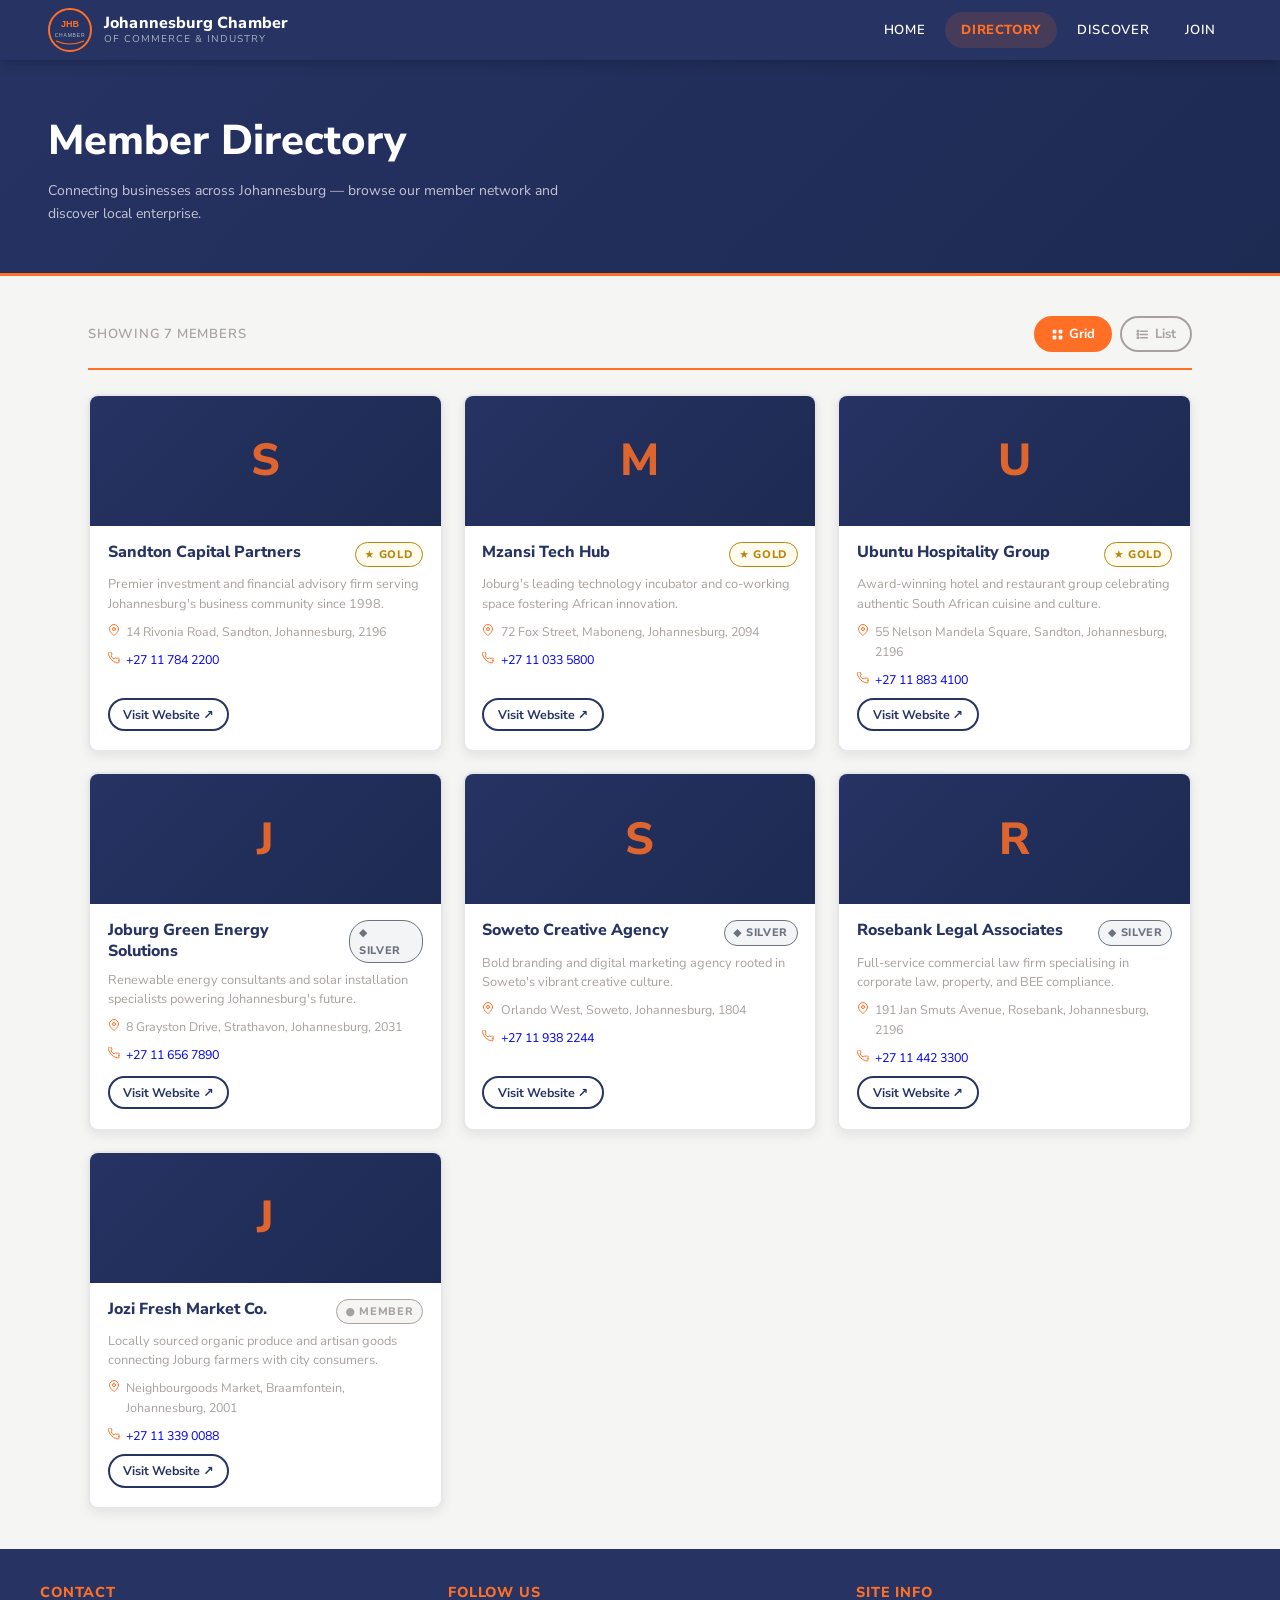
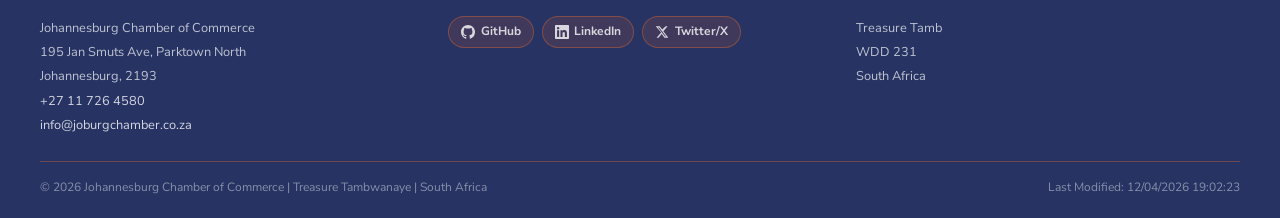
<file: chamber/directory.html>
<!DOCTYPE html>
<html lang="en">
<head>
  <meta charset="UTF-8" />
  <meta name="viewport" content="width=device-width, initial-scale=1.0" />
  <meta name="description" content="Browse member businesses of the Johannesburg Chamber of Commerce — connecting and supporting local enterprise across Joburg." />
  <meta name="author" content="Treasure Tambwanaye" />

  <!-- Facebook Open Graph -->
  <meta property="og:title"       content="Member Directory | Johannesburg Chamber of Commerce" />
  <meta property="og:description" content="Browse member businesses of the Johannesburg Chamber of Commerce — connecting and supporting local enterprise across Joburg." />
  <meta property="og:image"       content="https://treasuretambwanaye.github.io/wdd231/chamber/images/og-image.webp" />
  <meta property="og:url"         content="https://treasuretambwanaye.github.io/wdd231/chamber/directory.html" />
  <meta property="og:type"        content="website" />

  <title>Member Directory | Johannesburg Chamber of Commerce</title>

  <link rel="icon" href="../images/treasure-favicon.png" type="image/png" />

  <!-- Google Fonts — Nunito Sans  -->
  <link rel="preconnect" href="https://fonts.googleapis.com" />
  <link rel="preconnect" href="https://fonts.gstatic.com" crossorigin />
  <link href="https://fonts.googleapis.com/css2?family=Nunito+Sans:wght@400;600;700;800&display=swap" rel="stylesheet" />

  <!-- CSS: normalize → small → larger -->
  <link rel="stylesheet" href="styles/small.css" />
  <link rel="stylesheet" href="styles/larger.css" />

  <script src="scripts/navigation.js" defer></script>
  <script src="scripts/dates.js"      defer></script>
  <script src="scripts/directory.js"  defer></script>
</head>
<body>

  <!--  HEADER  -->
  <header>
    <div class="header-brand">
      <!-- Inline SVG logo -->
      <svg class="site-logo" viewBox="0 0 44 44" xmlns="http://www.w3.org/2000/svg" aria-label="Johannesburg Chamber of Commerce" role="img">
        <circle cx="22" cy="22" r="21" fill="#263363" stroke="#ff6f26" stroke-width="2"/>
        <text x="22" y="19" text-anchor="middle" font-family="sans-serif" font-size="9" fill="#ff6f26" font-weight="800">JHB</text>
        <text x="22" y="29" text-anchor="middle" font-family="sans-serif" font-size="5" fill="rgba(255,255,255,0.7)" letter-spacing="0.8">CHAMBER</text>
        <path d="M8 33 Q22 39 36 33" stroke="#ff6f26" stroke-width="1.2" fill="none"/>
      </svg>
      <div class="brand-text">
        <span class="brand-name">Johannesburg Chamber</span>
        <span class="brand-sub">of Commerce &amp; Industry</span>
      </div>
    </div>

    <button id="menu-btn" aria-label="Open menu" aria-expanded="false" aria-controls="main-nav">
      <span></span><span></span><span></span>
    </button>

    <nav id="main-nav" aria-label="Main navigation">
      <ul>
        <li><a href="../index.html">Home</a></li>
        <li><a href="directory.html" class="active" aria-current="page">Directory</a></li>
        <li><a href="discover.html">Discover</a></li>
        <li><a href="join.html">Join</a></li>
      </ul>
    </nav>
  </header>

  <!--  PAGE BANNER  -->
  <div class="page-banner">
    <h1>Member Directory</h1>
    <p>Connecting businesses across Johannesburg — browse our member network and discover local enterprise.</p>
  </div>

  <!--  MAIN  -->
  <main>

    <div class="directory-controls">
      <span class="controls-info">Showing <span id="member-count">—</span></span>
      <div class="view-btns" role="group" aria-label="View layout">
        <button id="btn-grid" class="active" aria-label="Grid view">
          <svg width="13" height="13" viewBox="0 0 24 24" fill="currentColor" aria-hidden="true">
            <rect x="3" y="3" width="7" height="7" rx="1.5"/>
            <rect x="14" y="3" width="7" height="7" rx="1.5"/>
            <rect x="3" y="14" width="7" height="7" rx="1.5"/>
            <rect x="14" y="14" width="7" height="7" rx="1.5"/>
          </svg>
          Grid
        </button>
        <button id="btn-list" aria-label="List view">
          <svg width="13" height="13" viewBox="0 0 24 24" fill="none" stroke="currentColor" stroke-width="2.5" stroke-linecap="round" aria-hidden="true">
            <line x1="8" y1="6"  x2="21" y2="6"/>
            <line x1="8" y1="12" x2="21" y2="12"/>
            <line x1="8" y1="18" x2="21" y2="18"/>
            <circle cx="3.5" cy="6"  r="1.5" fill="currentColor"/>
            <circle cx="3.5" cy="12" r="1.5" fill="currentColor"/>
            <circle cx="3.5" cy="18" r="1.5" fill="currentColor"/>
          </svg>
          List
        </button>
      </div>
    </div>

    <div id="members-container" class="grid-view" aria-live="polite" aria-label="Member listings">
      <!-- Populated by directory.js -->
    </div>

  </main>

  <!--  FOOTER  -->
  <footer>
    <div class="footer-inner">

      <div class="footer-col">
        <h3>Contact</h3>
        <address>
          Johannesburg Chamber of Commerce<br>
          195 Jan Smuts Ave, Parktown North<br>
          Johannesburg, 2193<br>
          <a href="tel:+27117264580">+27 11 726 4580</a><br>
          <a href="mailto:info@joburgchamber.co.za">info@joburgchamber.co.za</a>
        </address>
      </div>

      <div class="footer-col">
        <h3>Follow Us</h3>
        <div class="social-links">
          <a href="https://github.com/treasuretambwanaye" target="_blank" rel="noopener" class="social-link" aria-label="GitHub">
            <svg width="14" height="14" viewBox="0 0 24 24" fill="currentColor" aria-hidden="true"><path d="M12 0C5.37 0 0 5.37 0 12c0 5.31 3.435 9.795 8.205 11.385.6.105.825-.255.825-.57 0-.285-.015-1.23-.015-2.235-3.015.555-3.795-.735-4.035-1.41-.135-.345-.72-1.41-1.23-1.695-.42-.225-1.02-.78-.015-.795.945-.015 1.62.87 1.845 1.23 1.08 1.815 2.805 1.305 3.495.99.105-.78.42-1.305.765-1.605-2.67-.3-5.46-1.335-5.46-5.925 0-1.305.465-2.385 1.23-3.225-.12-.3-.54-1.53.12-3.18 0 0 1.005-.315 3.3 1.23.96-.27 1.98-.405 3-.405s2.04.135 3 .405c2.295-1.56 3.3-1.23 3.3-1.23.66 1.65.24 2.88.12 3.18.765.84 1.23 1.905 1.23 3.225 0 4.605-2.805 5.625-5.475 5.925.435.375.81 1.095.81 2.22 0 1.605-.015 2.895-.015 3.3 0 .315.225.69.825.57A12.02 12.02 0 0024 12c0-6.63-5.37-12-12-12z"/></svg>
            GitHub
          </a>
          <a href="https://linkedin.com/in/treasure-tambwanaye" target="_blank" rel="noopener" class="social-link" aria-label="LinkedIn">
            <svg width="14" height="14" viewBox="0 0 24 24" fill="currentColor" aria-hidden="true"><path d="M20.447 20.452h-3.554v-5.569c0-1.328-.027-3.037-1.852-3.037-1.853 0-2.136 1.445-2.136 2.939v5.667H9.351V9h3.414v1.561h.046c.477-.9 1.637-1.85 3.37-1.85 3.601 0 4.267 2.37 4.267 5.455v6.286zM5.337 7.433a2.062 2.062 0 01-2.063-2.065 2.064 2.064 0 112.063 2.065zm1.782 13.019H3.555V9h3.564v11.452zM22.225 0H1.771C.792 0 0 .774 0 1.729v20.542C0 23.227.792 24 1.771 24h20.451C23.2 24 24 23.227 24 22.271V1.729C24 .774 23.2 0 22.222 0h.003z"/></svg>
            LinkedIn
          </a>
          <a href="https://twitter.com/joburgchamber" target="_blank" rel="noopener" class="social-link" aria-label="Twitter / X">
            <svg width="14" height="14" viewBox="0 0 24 24" fill="currentColor" aria-hidden="true"><path d="M18.244 2.25h3.308l-7.227 8.26 8.502 11.24H16.17l-4.714-6.231-5.401 6.231H2.747l7.73-8.835L1.254 2.25H8.08l4.259 5.63 5.905-5.63zm-1.161 17.52h1.833L7.084 4.126H5.117z"/></svg>
            Twitter/X
          </a>
        </div>
      </div>

      <div class="footer-col">
        <h3>Site Info</h3>
        <p>
          Treasure Tamb<br>
          WDD 231<br>
          South Africa
        </p>
      </div>

    </div>

    <div class="footer-bottom">
      <span>&copy; <span id="copyright-year"></span> Johannesburg Chamber of Commerce | Treasure Tambwanaye | South Africa</span>
      <span id="lastModified"></span>
    </div>
  </footer>

</body>
</html>
</file>
<file: chamber/styles/larger.css>
/*  TABLET 600px  */
@media (min-width: 600px) {
  main { padding: 2rem; }

  .page-banner { padding: 2.5rem 2rem 2rem; }
  .page-banner h1 { font-size: 2.2rem; }

  #members-container.grid-view {
    grid-template-columns: repeat(2, 1fr);
  }

  .list-phone { display: block; }

  .footer-inner { grid-template-columns: repeat(2, 1fr); }
}

/*  DESKTOP 768px */
@media (min-width: 768px) {
  header { padding: 0.5rem 2rem; }

  /* Hide hamburger, show inline nav */
  #menu-btn { display: none; }

  nav {
    max-height: none !important;
    overflow: visible;
    background: none;
    display: flex;
    align-items: center;
    flex: 1;
    justify-content: flex-end;
  }

  nav ul {
    flex-direction: row;
    padding: 0;
    gap: 0.25rem;
  }

  nav ul li a {
    padding: 0.45rem 1rem;
    border-left: none;
    border-radius: 50px;
    font-size: 0.82rem;
    position: relative;
  }

  nav ul li a:hover,
  nav ul li a.active {
    border-left: none;
    background: rgba(255,111,38,0.15);
  }

  nav ul li a.active { color: var(--clr-accent); }

  #members-container.grid-view {
    grid-template-columns: repeat(3, 1fr);
  }

  .footer-inner { grid-template-columns: repeat(3, 1fr); }

  .footer-bottom {
    flex-direction: row;
    justify-content: space-between;
    text-align: left;
  }
}

/*  WIDE 1024px */
@media (min-width: 1024px) {
  header { padding: 0.5rem 3rem; }
  main   { padding: 2.5rem 3rem; }

  .page-banner { padding: 3rem; }
  .page-banner h1 { font-size: 2.6rem; }

  .card-top { height: 130px; }
}
</file>
<file: chamber/styles/small.css>
/* === NORMALIZE / RESET === */
*, *::before, *::after { box-sizing: border-box; margin: 0; padding: 0; }
img { max-width: 100%; display: block; }
a { text-decoration: none; }
ul { list-style: none; }

/* === CSS VARIABLES — matches wdd231 root design === */
:root {
  --clr-primary:  #263363;
  --clr-accent:   #ff6f26;
  --clr-light:    #f5f5f4;
  --clr-dark:     #00071d;
  --clr-gray:     #a8a29e;
  --clr-white:    #ffffff;
  --clr-card-bg:  #ffffff;

  /* membership colours */
  --clr-gold:     #b8860b;
  --clr-gold-bg:  #fffbef;
  --clr-silver:   #6b7280;
  --clr-silver-bg:#f3f4f6;

  --radius:       10px;
  --shadow:       0 4px 12px rgba(0,0,0,0.08);
  --shadow-hover: 0 10px 24px rgba(0,0,0,0.14);
  --transition:   0.25s ease;
}

/* Dark mode support — mirrors main site */
.light-mode {
  --clr-light:   #0a0f1c;
  --clr-dark:    #e0e0e0;
  --clr-card-bg: #1f2a44;
}

/* === BODY === */
body {
  font-family: "Nunito Sans", system-ui, sans-serif;
  background-color: var(--clr-light);
  color: var(--clr-dark);
  line-height: 1.6;
  min-height: 100vh;
  display: flex;
  flex-direction: column;
  transition: background-color 0.4s, color 0.4s;
}

/* === HEADER === */
header {
  background-color: var(--clr-primary);
  color: var(--clr-white);
  padding: 0.85rem 1.25rem;
  display: flex;
  align-items: center;
  justify-content: space-between;
  position: sticky;
  top: 0;
  z-index: 100;
  box-shadow: 0 2px 12px rgba(0,0,0,0.25);
}

.header-brand {
  display: flex;
  align-items: center;
  gap: 0.75rem;
}

.site-logo {
  width: 44px;
  height: 44px;
  flex-shrink: 0;
}

.brand-text { display: flex; flex-direction: column; line-height: 1.2; }

.brand-name {
  font-size: 1rem;
  font-weight: 800;
  color: var(--clr-white);
  letter-spacing: 0.01em;
}

.brand-sub {
  font-size: 0.62rem;
  color: rgba(255,255,255,0.6);
  text-transform: uppercase;
  letter-spacing: 0.1em;
}

/* === HAMBURGER === */
#menu-btn {
  background: none;
  border: 2px solid var(--clr-accent);
  border-radius: 8px;
  cursor: pointer;
  width: 42px;
  height: 38px;
  display: flex;
  flex-direction: column;
  justify-content: center;
  align-items: center;
  gap: 5px;
  padding: 0 0.5rem;
  transition: background var(--transition);
}
#menu-btn:hover { background: rgba(255,111,38,0.15); }
#menu-btn span {
  display: block;
  width: 20px;
  height: 2px;
  background: var(--clr-accent);
  border-radius: 2px;
  transition: all var(--transition);
}

/* === NAV (mobile: collapsed) === */
nav {
  background-color: #1d2a52;
  max-height: 0;
  overflow: hidden;
  transition: max-height 0.35s ease;
}
nav.open { max-height: 300px; }

nav ul { flex-direction: column; display: flex; padding: 0.4rem 0; }

nav ul li a {
  display: block;
  padding: 0.7rem 1.5rem;
  color: var(--clr-white);
  font-size: 0.9rem;
  font-weight: 600;
  text-transform: uppercase;
  letter-spacing: 0.05em;
  border-left: 3px solid transparent;
  transition: color var(--transition), background var(--transition), border-color var(--transition);
}

nav ul li a:hover {
  color: var(--clr-accent);
  background: rgba(255,111,38,0.08);
  border-left-color: var(--clr-accent);
}

nav ul li a.active {
  color: var(--clr-accent);
  border-left-color: var(--clr-accent);
  font-weight: 800;
}

/* === PAGE BANNER === */
.page-banner {
  background: linear-gradient(135deg, var(--clr-primary) 0%, #1d2a52 100%);
  color: var(--clr-white);
  padding: 2rem 1.25rem 1.5rem;
  border-bottom: 3px solid var(--clr-accent);
}

.page-banner h1 {
  font-size: 1.75rem;
  font-weight: 800;
  margin-bottom: 0.35rem;
}

.page-banner p {
  font-size: 0.875rem;
  color: rgba(255,255,255,0.72);
  max-width: 560px;
}

/* === MAIN === */
main {
  flex: 1;
  padding: 1.5rem 1.25rem;
  max-width: 1200px;
  width: 100%;
  margin: 0 auto;
}

/* === DIRECTORY CONTROLS === */
.directory-controls {
  display: flex;
  align-items: center;
  justify-content: space-between;
  flex-wrap: wrap;
  gap: 0.75rem;
  margin-bottom: 1.5rem;
  padding-bottom: 1rem;
  border-bottom: 2px solid var(--clr-accent);
}

.controls-info {
  font-size: 0.82rem;
  color: var(--clr-gray);
  font-weight: 600;
  text-transform: uppercase;
  letter-spacing: 0.06em;
}

.view-btns {
  display: flex;
  gap: 0.5rem;
}

.view-btns button {
  display: flex;
  align-items: center;
  gap: 0.35rem;
  padding: 0.45rem 0.9rem;
  border: 2px solid var(--clr-gray);
  border-radius: 50px;
  background: none;
  color: var(--clr-gray);
  font-family: "Nunito Sans", system-ui, sans-serif;
  font-size: 0.82rem;
  font-weight: 700;
  cursor: pointer;
  transition: all var(--transition);
}

.view-btns button:hover {
  border-color: var(--clr-accent);
  color: var(--clr-accent);
}

.view-btns button.active {
  background: var(--clr-accent);
  border-color: var(--clr-accent);
  color: var(--clr-white);
}

/* === MEMBERSHIP BADGE === */
.badge {
  display: inline-block;
  font-size: 0.68rem;
  font-weight: 800;
  text-transform: uppercase;
  letter-spacing: 0.06em;
  padding: 0.18rem 0.55rem;
  border-radius: 20px;
}
.badge-gold   { background: var(--clr-gold-bg);   color: var(--clr-gold);   border: 1px solid var(--clr-gold); }
.badge-silver { background: var(--clr-silver-bg); color: var(--clr-silver); border: 1px solid var(--clr-silver); }
.badge-member { background: var(--clr-light);     color: var(--clr-gray);   border: 1px solid var(--clr-gray); }

/* === GRID VIEW === */
#members-container.grid-view {
  display: grid;
  grid-template-columns: 1fr;
  gap: 1.25rem;
}

/* === CARD === */
.member-card {
  background: var(--clr-card-bg);
  border-radius: var(--radius);
  border: 2px solid #e5e7eb;
  box-shadow: var(--shadow);
  overflow: hidden;
  display: flex;
  flex-direction: column;
  transition: transform var(--transition), box-shadow var(--transition);
}
.member-card:hover {
  transform: translateY(-4px);
  box-shadow: var(--shadow-hover);
}

.card-top {
  height: 120px;
  background: linear-gradient(135deg, var(--clr-primary), #1d2a52);
  display: flex;
  align-items: center;
  justify-content: center;
}

.card-initial {
  font-size: 2.8rem;
  font-weight: 800;
  color: var(--clr-accent);
  opacity: 0.85;
  font-family: "Nunito Sans", system-ui, sans-serif;
}

.card-body {
  padding: 1rem 1.1rem 1.2rem;
  display: flex;
  flex-direction: column;
  gap: 0.5rem;
  flex: 1;
}

.card-title-row {
  display: flex;
  align-items: flex-start;
  justify-content: space-between;
  gap: 0.5rem;
}

.card-name {
  font-size: 1rem;
  font-weight: 800;
  color: var(--clr-primary);
  line-height: 1.3;
}

.light-mode .card-name { color: #a5d6ff; }

.card-desc {
  font-size: 0.8rem;
  color: var(--clr-gray);
  line-height: 1.5;
}

.card-detail {
  font-size: 0.78rem;
  color: var(--clr-gray);
  display: flex;
  align-items: flex-start;
  gap: 0.4rem;
}

.card-detail svg { flex-shrink: 0; margin-top: 2px; color: var(--clr-accent); }

.card-link {
  margin-top: auto;
  padding-top: 0.6rem;
  display: inline-block;
  font-size: 0.78rem;
  font-weight: 700;
  color: var(--clr-primary);
  border: 2px solid var(--clr-primary);
  border-radius: 50px;
  padding: 0.3rem 0.85rem;
  transition: all var(--transition);
  align-self: flex-start;
}
.card-link:hover {
  background: var(--clr-primary);
  color: var(--clr-white);
}

/* === LIST VIEW === */
#members-container.list-view {
  display: flex;
  flex-direction: column;
  border: 2px solid #e5e7eb;
  border-radius: var(--radius);
  overflow: hidden;
  background: var(--clr-card-bg);
  box-shadow: var(--shadow);
}

.list-row {
  display: flex;
  align-items: center;
  gap: 1rem;
  padding: 0.9rem 1.1rem;
  border-bottom: 1px solid #e5e7eb;
  transition: background var(--transition);
}
.list-row:last-child { border-bottom: none; }
.list-row:hover { background: var(--clr-light); }

.list-num {
  width: 30px;
  height: 30px;
  border-radius: 50%;
  background: var(--clr-primary);
  color: var(--clr-white);
  font-size: 0.72rem;
  font-weight: 800;
  display: flex;
  align-items: center;
  justify-content: center;
  flex-shrink: 0;
}

.list-name {
  flex: 1;
  font-weight: 800;
  color: var(--clr-primary);
  font-size: 0.95rem;
}

.light-mode .list-name { color: #a5d6ff; }

.list-phone {
  font-size: 0.78rem;
  color: var(--clr-gray);
  display: none;
}

/* === FOOTER === */
footer {
  background: var(--clr-primary);
  color: var(--clr-white);
  padding: 2rem 1.25rem 1.25rem;
  margin-top: auto;
}

.footer-inner {
  max-width: 1200px;
  margin: 0 auto;
  display: grid;
  grid-template-columns: 1fr;
  gap: 1.5rem;
  padding-bottom: 1.5rem;
  border-bottom: 1px solid rgba(255,111,38,0.35);
}

.footer-col h3 {
  font-size: 0.9rem;
  font-weight: 800;
  color: var(--clr-accent);
  margin-bottom: 0.75rem;
  text-transform: uppercase;
  letter-spacing: 0.06em;
}

.footer-col p,
.footer-col address {
  font-size: 0.8rem;
  color: rgba(255,255,255,0.7);
  font-style: normal;
  line-height: 1.9;
}

.footer-col a {
  color: rgba(255,255,255,0.8);
  transition: color var(--transition);
}
.footer-col a:hover { color: var(--clr-accent); }

.social-links {
  display: flex;
  flex-wrap: wrap;
  gap: 0.5rem;
}

.social-link {
  display: flex;
  align-items: center;
  gap: 0.35rem;
  background: rgba(255,111,38,0.12);
  border: 1px solid rgba(255,111,38,0.35);
  border-radius: 50px;
  padding: 0.35rem 0.75rem;
  color: rgba(255,255,255,0.85);
  font-size: 0.75rem;
  font-weight: 700;
  transition: all var(--transition);
}
.social-link:hover {
  background: var(--clr-accent);
  border-color: var(--clr-accent);
  color: var(--clr-white);
}

.footer-bottom {
  max-width: 1200px;
  margin: 1rem auto 0;
  display: flex;
  flex-direction: column;
  gap: 0.25rem;
  font-size: 0.75rem;
  color: rgba(255,255,255,0.45);
  text-align: center;
}

/* === LOADING & ERROR === */
.loading-state {
  text-align: center;
  padding: 3rem 1rem;
  color: var(--clr-gray);
  grid-column: 1 / -1;
}
.spinner {
  width: 36px; height: 36px;
  border: 3px solid #e5e7eb;
  border-top-color: var(--clr-accent);
  border-radius: 50%;
  animation: spin 0.8s linear infinite;
  margin: 0 auto 1rem;
}
@keyframes spin { to { transform: rotate(360deg); } }

.error-state {
  background: #fff0ee;
  border: 2px solid #ffc1b3;
  border-radius: var(--radius);
  padding: 1.5rem;
  color: #c0392b;
  text-align: center;
  grid-column: 1 / -1;
}
</file>
